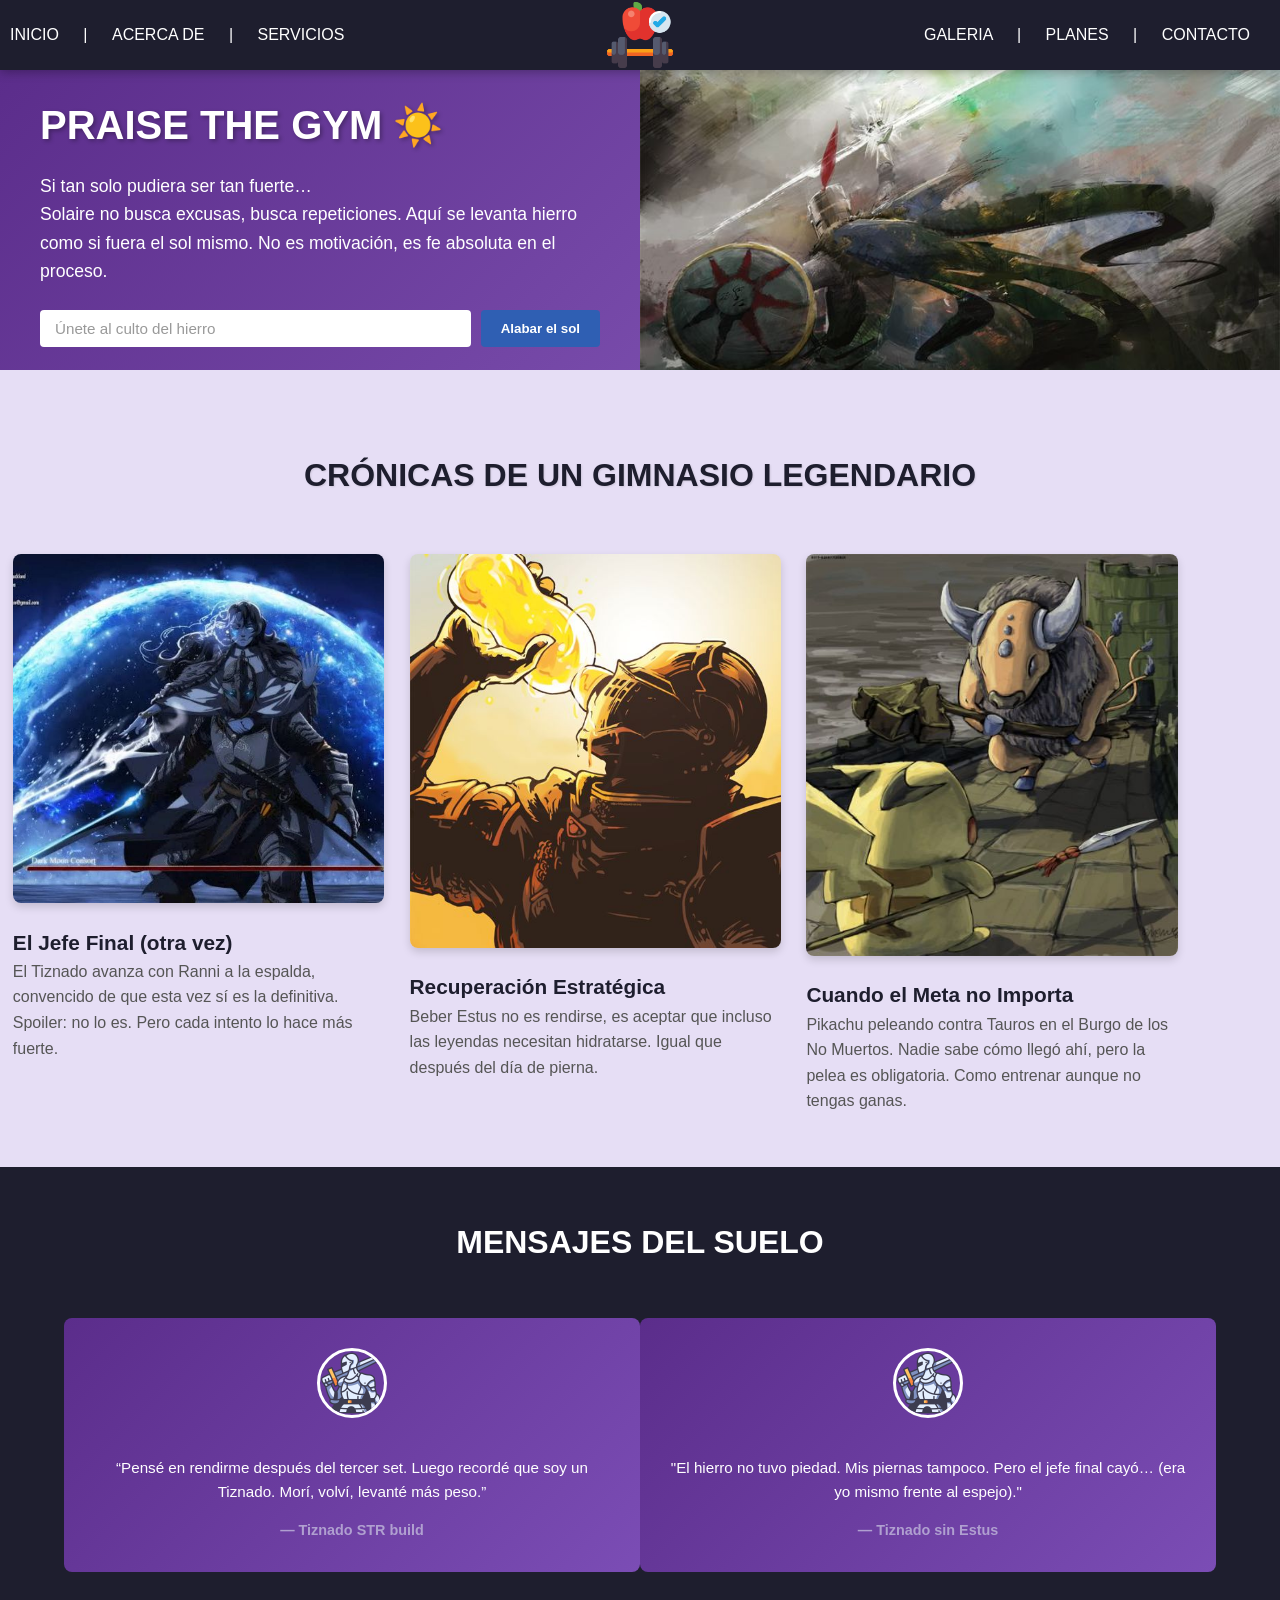
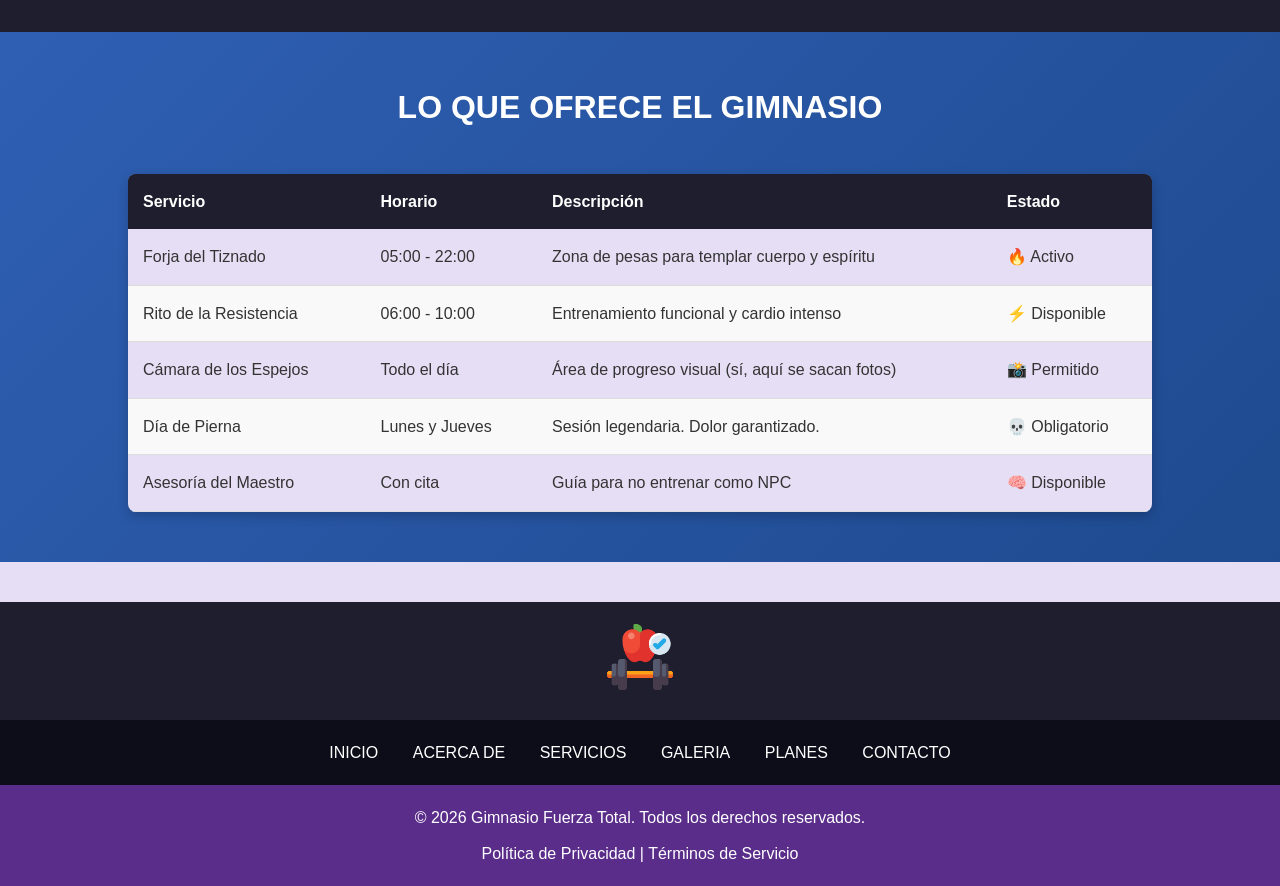
<file: index.html>
<!DOCTYPE html>
<html lang="en">

<head>
  <meta charset="UTF-8">
  <meta name="viewport" content="width=device-width, initial-scale=1.0">
  <title>Inicio</title>
  <link rel="stylesheet" href="css/styles.css">
</head>

<body>

  <!-- MENU DE NAVEGACION -->
  <nav class="nav-container">

    <div class="nav-left">
      <ul class="nav1">
        <li><a href="index.html" class="nav-link-white"> INICIO </a></li>
        <li><a class="nav-link-white"> | </a></li>
        <li><a href="acerca-de.html" class="nav-link-white"> ACERCA DE </a></li>
        <li><a class="nav-link-white"> | </a></li>
        <li><a href="servicios.html" class="nav-link-white"> SERVICIOS </a></li>
      </ul>
    </div>

    <div class="nav-center">
      <img src="img/pesa.png" alt="logo" class="logo">
    </div>

    <div class="nav-right">
      <ul class="nav2">
        <li><a href="galeria.html" class="nav-link-white"> GALERIA </a></li>
        <li><a class="nav-link-white"> | </a></li>
        <li><a href="planes.html" class="nav-link-white"> PLANES </a></li>
        <li><a class="nav-link-white"> | </a></li>
        <li><a href="contacto.html" class="nav-link-white"> CONTACTO </a></li>
      </ul>
    </div>

  </nav>

  <!-- BANNER -->
  <header class="header">

    <!-- TEXTO -->
    <div class="header-text">
      <h1>
        PRAISE THE GYM ☀️
      </h1>
      <p>
        Si tan solo pudiera ser tan fuerte…<br>
        Solaire no busca excusas, busca repeticiones.
        Aquí se levanta hierro como si fuera el sol mismo.
        No es motivación, es fe absoluta en el proceso.
      </p>
      <form>
        <input type="text" placeholder="Únete al culto del hierro" required class="header-input">
        <button class="header-button">
          Alabar el sol
        </button>
      </form>
    </div>

    <!-- IMAGEN -->
    <div class="header-image">
      <img src="img/solarierelampago.jpeg" alt="Solaire con escudo y relámpago">
    </div>

    <div class="clear"></div>

  </header>

  <!-- CONTENIDO PRINCIPAL -->
  <main>

    <!-- MEJORES FOTOGRAFIAS -->
    <section class="photo-section">

      <h2>
        CRÓNICAS DE UN GIMNASIO LEGENDARIO
      </h2>

      <div class="photo-card">
        <img src="img/youarefinalbos.jpeg" alt="Tiznado Final Boss">
        <h3>El Jefe Final (otra vez)</h3>
        <p>
          El Tiznado avanza con Ranni a la espalda,
          convencido de que esta vez sí es la definitiva.
          Spoiler: no lo es.
          Pero cada intento lo hace más fuerte.
        </p>
      </div>

      <div class="photo-card">
        <img src="img/estuds.jpeg" alt="Recuperación Estratégica">
        <h3>Recuperación Estratégica</h3>
        <p>
          Beber Estus no es rendirse,
          es aceptar que incluso las leyendas
          necesitan hidratarse.
          Igual que después del día de pierna.
        </p>
      </div>

      <div class="photo-card">
        <img src="img/picachuvstauro.jpeg" alt="Pikachu vs Tauros">
        <h3>Cuando el Meta no Importa</h3>
        <p>
          Pikachu peleando contra Tauros
          en el Burgo de los No Muertos.
          Nadie sabe cómo llegó ahí,
          pero la pelea es obligatoria.
          Como entrenar aunque no tengas ganas.
        </p>
      </div>

    </section>

    <!-- TESTIMONIOS -->
    <section class="testimonial-section">

      <h2>
        MENSAJES DEL SUELO
      </h2>

      <div class="testimonial-container">

        <!-- TESTIMONIO 1 -->
        <div class="testimonial-card">
          <img src="img/caballero.png" alt="Caballero"><br>
          <p>
            “Pensé en rendirme después del tercer set.
            Luego recordé que soy un Tiznado.
            Morí, volví, levanté más peso.”
          </p>
          <h4>— Tiznado STR build</h4>
        </div>

        <!-- TESTIMONIO 2 -->
        <div class="testimonial-card">
          <img src="img/caballero.png" alt="Caballero"><br>
          <p>
            "El hierro no tuvo piedad.
            Mis piernas tampoco.
            Pero el jefe final cayó…
            (era yo mismo frente al espejo)."
          </p>
          <h4>— Tiznado sin Estus</h4>
        </div>

        <div class="clear"></div>
      </div>

    </section>

      <!-- SERVICIOS DEL GYM -->
      <section class="services-home-section">

        <h2>
          LO QUE OFRECE EL GIMNASIO
        </h2>

        <table class="services-table">
          <thead>
            <tr>
              <th>Servicio</th>
              <th>Horario</th>
              <th>Descripción</th>
              <th>Estado</th>
            </tr>
          </thead>
          <tbody>
            <tr>
              <td>Forja del Tiznado</td>
              <td>05:00 - 22:00</td>
              <td>Zona de pesas para templar cuerpo y espíritu</td>
              <td>🔥 Activo</td>
            </tr>

            <tr>
              <td>Rito de la Resistencia</td>
              <td>06:00 - 10:00</td>
              <td>Entrenamiento funcional y cardio intenso</td>
              <td>⚡ Disponible</td>
            </tr>

            <tr>
              <td>Cámara de los Espejos</td>
              <td>Todo el día</td>
              <td>Área de progreso visual (sí, aquí se sacan fotos)</td>
              <td>📸 Permitido</td>
            </tr>

            <tr>
              <td>Día de Pierna</td>
              <td>Lunes y Jueves</td>
              <td>Sesión legendaria. Dolor garantizado.</td>
              <td>💀 Obligatorio</td>
            </tr>

            <tr>
              <td>Asesoría del Maestro</td>
              <td>Con cita</td>
              <td>Guía para no entrenar como NPC</td>
              <td>🧠 Disponible</td>
            </tr>
          </tbody>
        </table>

      </section>

    </main>

  <!-- FOOTER -->
  <footer>
    <div class="footer-content">
      <img src="img/pesa.png" alt="logo" class="logo">
    </div>

    <nav class="footer-nav">
      <ul>
        <li><a href="index.html" class="nav-link-footer">INICIO</a></li>
        <li><a href="acerca-de.html" class="nav-link-footer">ACERCA DE</a></li>
        <li><a href="servicios.html" class="nav-link-footer">SERVICIOS</a></li>
        <li><a href="galeria.html" class="nav-link-footer">GALERIA</a></li>
        <li><a href="planes.html" class="nav-link-footer">PLANES</a></li>
        <li><a href="contacto.html" class="nav-link-footer">CONTACTO</a></li>
      </ul>
    </nav>

    <div class="footer-bottom">
      <p>&copy; 2026 Gimnasio Fuerza Total. Todos los derechos reservados.</p>
      <a href="#" class="nav-link-footer">Política de Privacidad</a> |
      <a href="#" class="nav-link-footer">Términos de Servicio</a>
    </div>

  </footer>

</body>

</html>
</file>
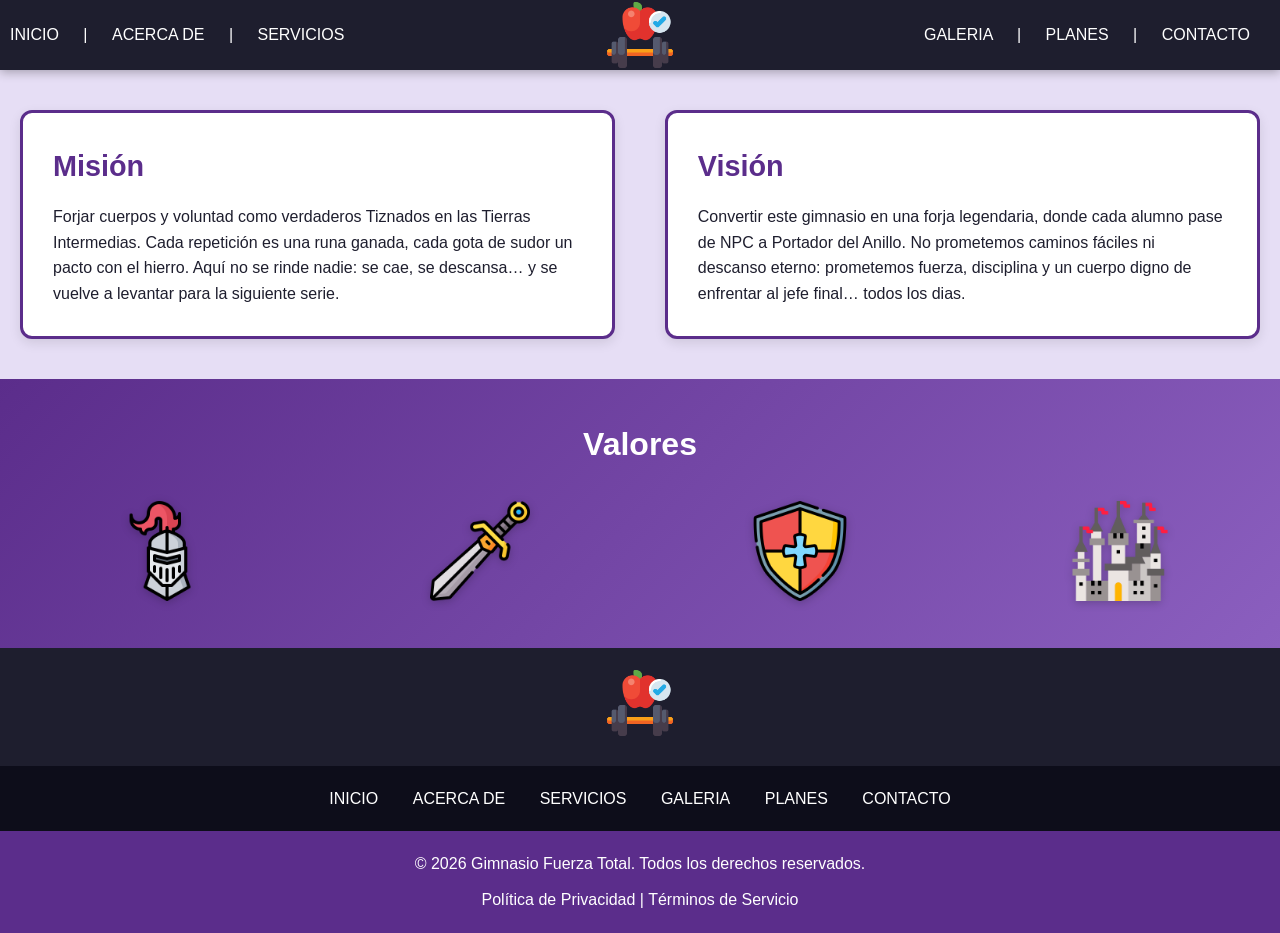
<file: acerca-de.html>
<!DOCTYPE html>
<html lang="en">

<head>
  <meta charset="UTF-8">
  <meta name="viewport" content="width=device-width, initial-scale=1.0">
  <title>Document</title>
  <link rel="stylesheet" href="css/styles.css">
</head>

<body>

  <!-- MENU DE NAVEGACION -->
  <nav class="nav-container">

    <div class="nav-left">
      <ul class="nav1">
        <li><a href="index.html" class="nav-link-white"> INICIO </a></li>
        <li><a class="nav-link-white"> | </a></li>
        <li><a href="acerca-de.html" class="nav-link-white"> ACERCA DE </a></li>
        <li><a class="nav-link-white"> | </a></li>
        <li><a href="servicios.html" class="nav-link-white"> SERVICIOS </a></li>
      </ul>
    </div>

    <div class="nav-center">
      <img src="img/pesa.png" alt="logo" class="logo">
    </div>

    <div class="nav-right">
      <ul class="nav2">
        <li><a href="galeria.html" class="nav-link-white"> GALERIA </a></li>
        <li><a class="nav-link-white"> | </a></li>
        <li><a href="planes.html" class="nav-link-white"> PLANES </a></li>
        <li><a class="nav-link-white"> | </a></li>
        <li><a href="contacto.html" class="nav-link-white"> CONTACTO </a></li>
      </ul>
    </div>

  </nav>

  <!-- MISION / VISION -->
  <section class="about-section">

    <!-- MISION -->
    <div class="about-card about-card-left">
      <h1>Misión</h1>
      <p>
        Forjar cuerpos y voluntad como verdaderos Tiznados en las Tierras Intermedias.
        Cada repetición es una runa ganada, cada gota de sudor un pacto con el hierro.
        Aquí no se rinde nadie: se cae, se descansa… y se vuelve a levantar para la siguiente serie.
      </p>
    </div>

    <!-- VISION -->
    <div class="about-card about-card-right">
      <h1>Visión</h1>
      <p>
        Convertir este gimnasio en una forja legendaria, donde cada alumno pase de NPC
        a Portador del Anillo.
        No prometemos caminos fáciles ni descanso eterno:
        prometemos fuerza, disciplina y un cuerpo digno de enfrentar al jefe final… todos los dias.
      </p>
    </div>
    <div class="clear"></div>
  </section>

  <!-- VALORES -->
  <section class="values-section">

    <h1>Valores</h1>

    <div class="values-icon">
      <img src="img/casco.png" alt="Casco">
    </div>
    <div class="values-icon">
      <img src="img/espada.png" alt="Espada">
    </div>
    <div class="values-icon">
      <img src="img/escudo.png" alt="Escudo">
    </div>
    <div class="values-icon">
      <img src="img/castillo.png" alt="Castillo">
    </div>
    <div class="clear"></div>

  </section>

  <footer>

    <div class="footer-content">
      <img src="img/pesa.png" alt="logo" class="logo">
    </div>

    <nav class="footer-nav">
      <ul>
        <li><a href="index.html" class="nav-link-footer">INICIO</a></li>
        <li><a href="acerca-de.html" class="nav-link-footer">ACERCA DE</a></li>
        <li><a href="servicios.html" class="nav-link-footer">SERVICIOS</a></li>
        <li><a href="galeria.html" class="nav-link-footer">GALERIA</a></li>
        <li><a href="planes.html" class="nav-link-footer">PLANES</a></li>
        <li><a href="contacto.html" class="nav-link-footer">CONTACTO</a></li>
      </ul>
    </nav>

    <div class="footer-bottom">
      <p>&copy; 2026 Gimnasio Fuerza Total. Todos los derechos reservados.</p>
      <a href="#" class="nav-link-footer">Política de Privacidad</a> |
      <a href="#" class="nav-link-footer">Términos de Servicio</a>
    </div>

  </footer>

</body>

</html>
</file>
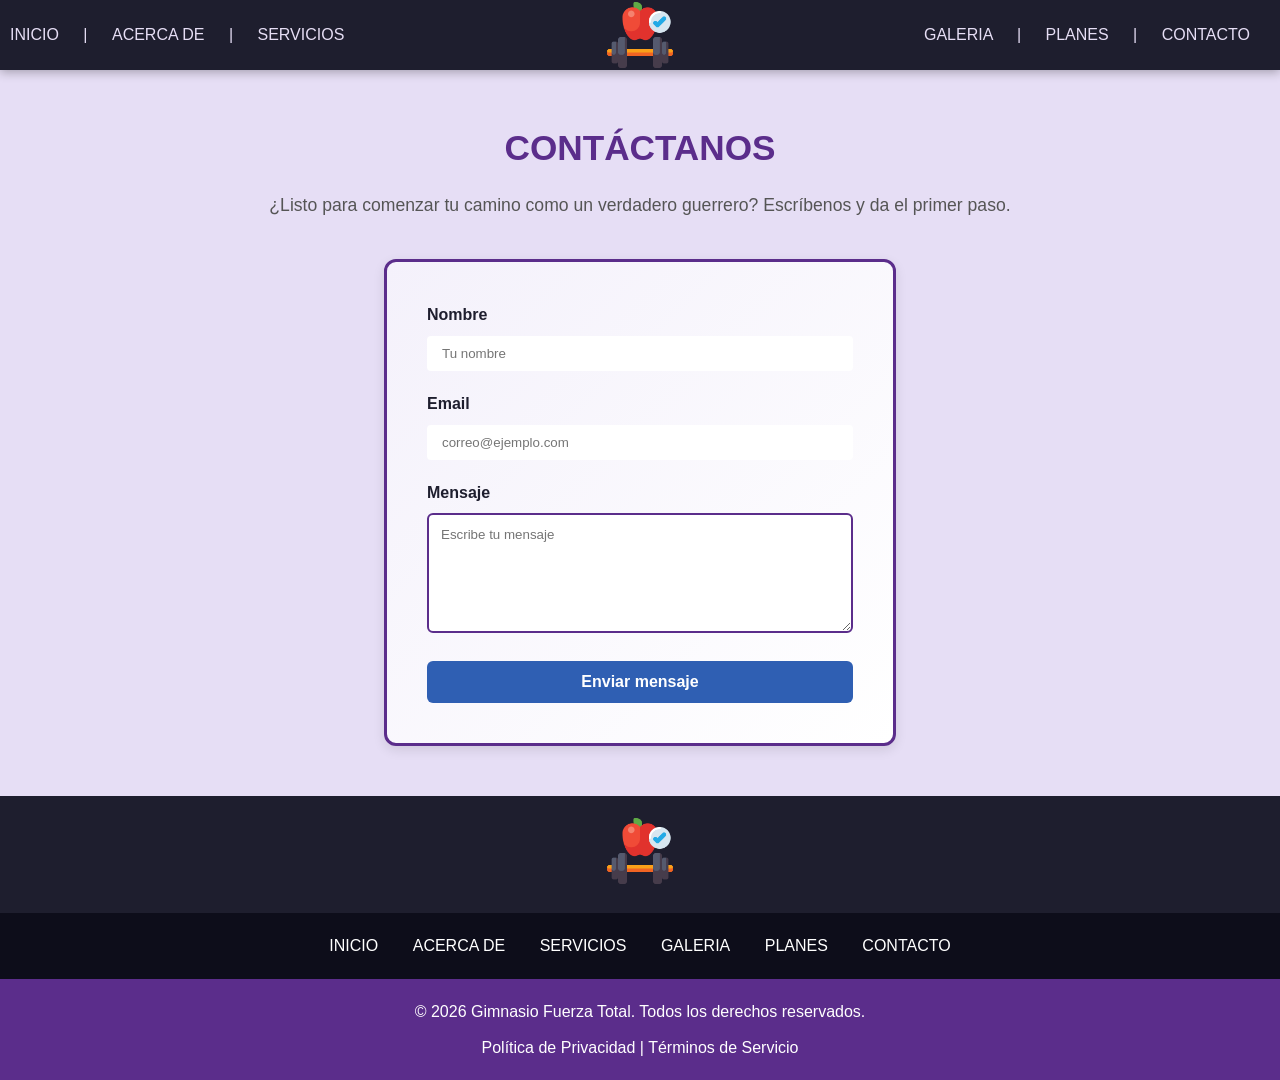
<file: contacto.html>
<!DOCTYPE html>
<html lang="en">

<head>
  <meta charset="UTF-8">
  <meta name="viewport" content="width=device-width, initial-scale=1.0">
  <title>Contacto</title>
  <link rel="stylesheet" href="css/styles.css">
</head>

<body>

  <!-- MENU DE NAVEGACION -->
  <nav class="nav-container">

    <div class="nav-left">
      <ul class="nav1">
        <li><a href="index.html" class="nav-link-light"> INICIO </a></li>
        <li><a class="nav-link-light"> | </a></li>
        <li><a href="acerca-de.html" class="nav-link-light"> ACERCA DE </a></li>
        <li><a class="nav-link-light"> | </a></li>
        <li><a href="servicios.html" class="nav-link-light"> SERVICIOS </a></li>
      </ul>
    </div>

    <div class="nav-center">
      <img src="img/pesa.png" alt="logo" class="logo">
    </div>

    <div class="nav-right">
      <ul class="nav2">
        <li><a href="galeria.html" class="nav-link-light"> GALERIA </a></li>
        <li><a class="nav-link-light"> | </a></li>
        <li><a href="planes.html" class="nav-link-light"> PLANES </a></li>
        <li><a class="nav-link-light"> | </a></li>
        <li><a href="contacto.html" class="nav-link-light"> CONTACTO </a></li>
      </ul>
    </div>

  </nav>

  <!-- CONTACTO -->
  <section class="contact-section">

    <h1>CONTÁCTANOS</h1>
    <p>
      ¿Listo para comenzar tu camino como un verdadero guerrero?
      Escríbenos y da el primer paso.
    </p>

    <div class="contact-form">

      <form>

        <label for="nombre">Nombre</label>
        <input type="text" id="nombre" placeholder="Tu nombre" required>

        <label for="email">Email</label>
        <input type="email" id="email" placeholder="correo@ejemplo.com" required>

        <label for="mensaje">Mensaje</label>
        <textarea id="mensaje" placeholder="Escribe tu mensaje" required></textarea>

        <button type="submit">Enviar mensaje</button>

      </form>

    </div>

  </section>

  <!-- FOOTER -->
  <footer>

    <div class="footer-content">
      <img src="img/pesa.png" alt="logo" class="logo">
    </div>

    <nav class="footer-nav">
      <ul>
        <li><a href="index.html" class="nav-link-footer">INICIO</a></li>
        <li><a href="acerca-de.html" class="nav-link-footer">ACERCA DE</a></li>
        <li><a href="servicios.html" class="nav-link-footer">SERVICIOS</a></li>
        <li><a href="galeria.html" class="nav-link-footer">GALERIA</a></li>
        <li><a href="planes.html" class="nav-link-footer">PLANES</a></li>
        <li><a href="contacto.html" class="nav-link-footer">CONTACTO</a></li>
      </ul>
    </nav>

    <div class="footer-bottom">
      <p>&copy; 2026 Gimnasio Fuerza Total. Todos los derechos reservados.</p>
      <a href="#" class="nav-link-footer">Política de Privacidad</a> |
      <a href="#" class="nav-link-footer">Términos de Servicio</a>
    </div>

  </footer>

</body>

</html>
</html>
</file>
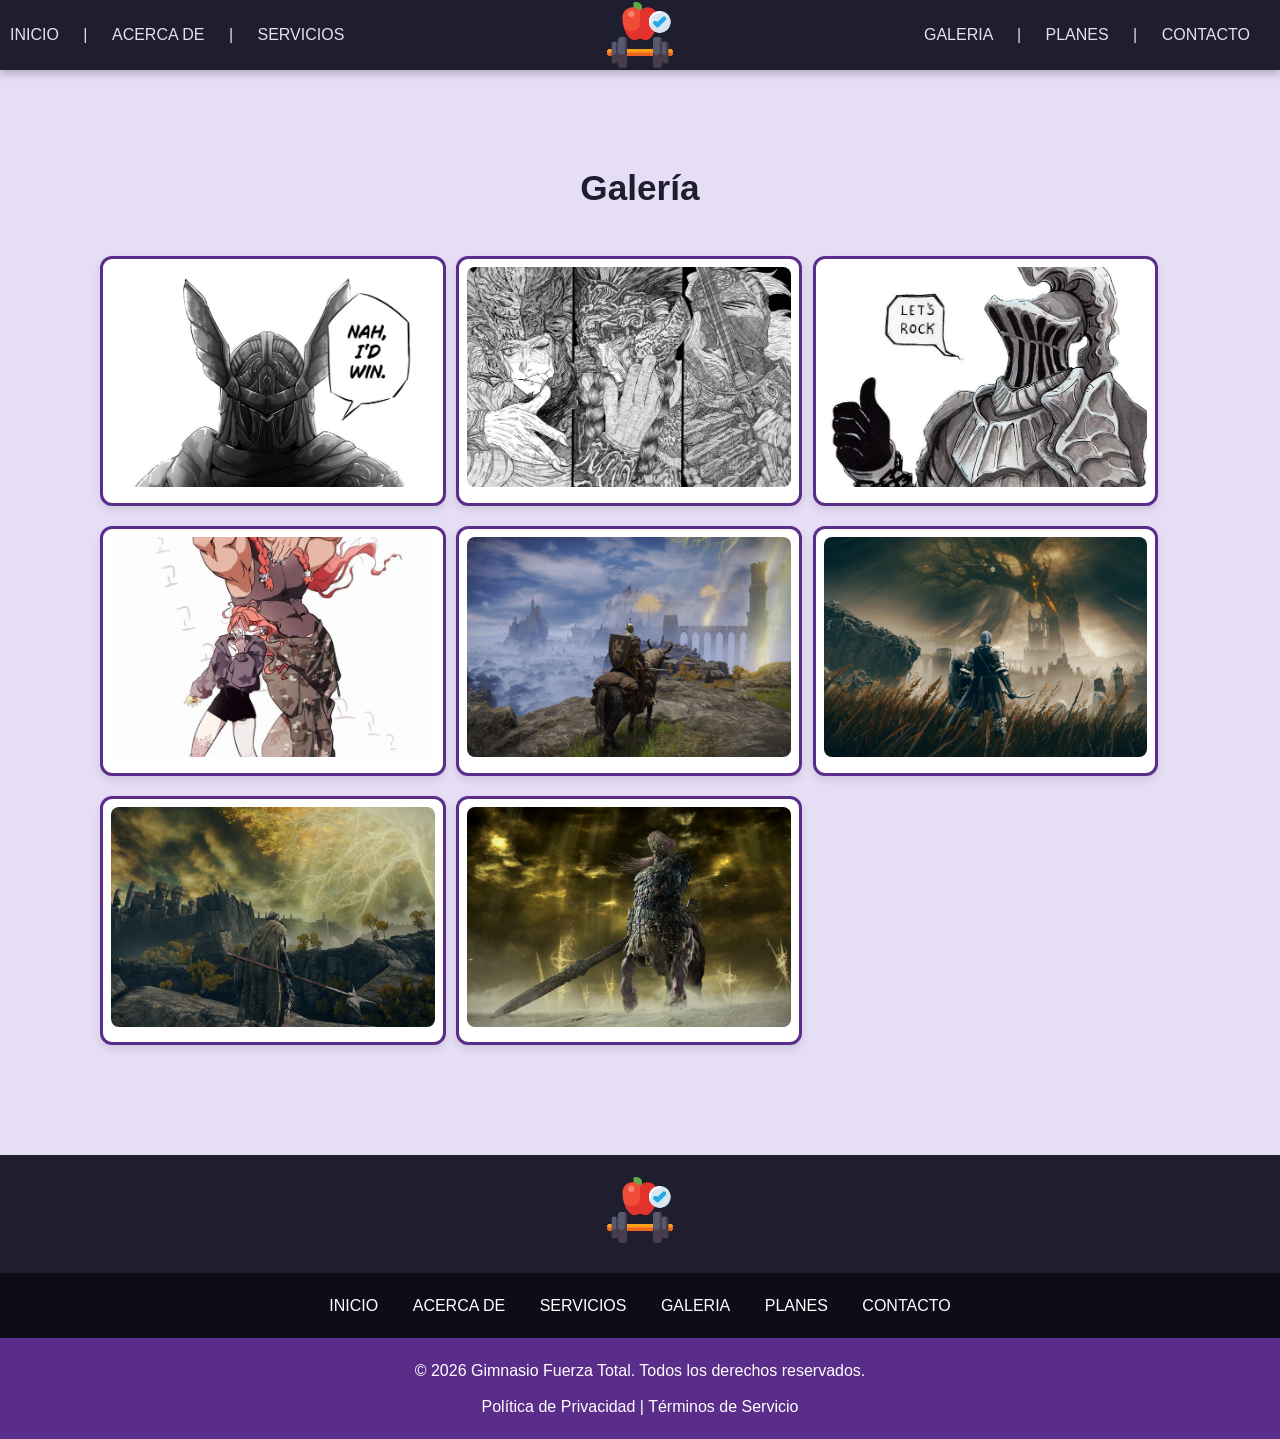
<file: galeria.html>
<!DOCTYPE html>
<html lang="en">

<head>
  <meta charset="UTF-8">
  <meta name="viewport" content="width=device-width, initial-scale=1.0">
  <title>Document</title>
  <link rel="stylesheet" href="css/styles.css">
</head>

<body>

  <!-- MENU DE NAVEGACION -->
  <nav class="nav-container">

    <div class="nav-left">
      <ul class="nav1">
        <li><a href="index.html" class="nav-link-light"> INICIO </a></li>
        <li><a class="nav-link-light"> | </a></li>
        <li><a href="acerca-de.html" class="nav-link-light"> ACERCA DE </a></li>
        <li><a class="nav-link-light"> | </a></li>
        <li><a href="servicios.html" class="nav-link-light"> SERVICIOS </a></li>
      </ul>
    </div>

    <div class="nav-center">
      <img src="img/pesa.png" alt="logo" class="logo">
    </div>

    <div class="nav-right">
      <ul class="nav2">
        <li><a href="galeria.html" class="nav-link-light"> GALERIA </a></li>
        <li><a class="nav-link-light"> | </a></li>
        <li><a href="planes.html" class="nav-link-light"> PLANES </a></li>
        <li><a class="nav-link-light"> | </a></li>
        <li><a href="contacto.html" class="nav-link-light"> CONTACTO </a></li>
      </ul>
    </div>

  </nav>

  <main>
  <!-- GALERIA -->
  <section class="gallery-section">

    <h1>
      Galería
    </h1>

    <!-- CONTENEDOR -->
    <section class="gallery-container">

      <!-- IMAGEN 1 -->
      <section class="gallery-item">
        <img src="img/nah i'd win.jpeg" alt="Nah, I'd Win">
      </section>

      <!-- IMAGEN 2 -->
      <section class="gallery-item">
        <img src="img/120.jpeg" alt="120% Training">
      </section>

      <!-- IMAGEN 3 -->
      <section class="gallery-item">
        <img src="img/havelaprove.jpeg" alt="Havel Approves">
      </section>

      <!-- IMAGEN 4 -->
      <section class="gallery-item">
        <img src="img/jojoreference.jpeg" alt="JoJo Reference">
      </section>

      <!-- IMAGEN 5 -->
      <section class="gallery-item">
        <img src="img/mejor-foto1.jpg" alt="Gym Photo 1">
      </section>

      <!-- IMAGEN 6 -->
      <section class="gallery-item">
        <img src="img/mejor-foto2.png" alt="Gym Photo 2">
      </section>

      <!-- IMAGEN 7 -->
      <section class="gallery-item">
        <img src="img/mejor-foto3.jpg" alt="Gym Photo 3">
      </section>

      <!-- IMAGEN 8 -->
      <section class="gallery-item">
        <img src="img/foto-banner.jpg" alt="Gym Banner">
      </section>

      <div class="clear"></div>

    </section>

  </section>
  </main>

  <!-- FOOTER -->
  <footer>

    <div class="footer-content">
      <img src="img/pesa.png" alt="logo" class="logo">
    </div>

    <nav class="footer-nav">
      <ul>
        <li><a href="index.html" class="nav-link-footer">INICIO</a></li>
        <li><a href="acerca-de.html" class="nav-link-footer">ACERCA DE</a></li>
        <li><a href="servicios.html" class="nav-link-footer">SERVICIOS</a></li>
        <li><a href="galeria.html" class="nav-link-footer">GALERIA</a></li>
        <li><a href="planes.html" class="nav-link-footer">PLANES</a></li>
        <li><a href="contacto.html" class="nav-link-footer">CONTACTO</a></li>
      </ul>
    </nav>

    <div class="footer-bottom">
      <p>&copy; 2026 Gimnasio Fuerza Total. Todos los derechos reservados.</p>
      <a href="#" class="nav-link-footer">Política de Privacidad</a> |
      <a href="#" class="nav-link-footer">Términos de Servicio</a>
    </div>

  </footer>

</body>

</html>
</file>
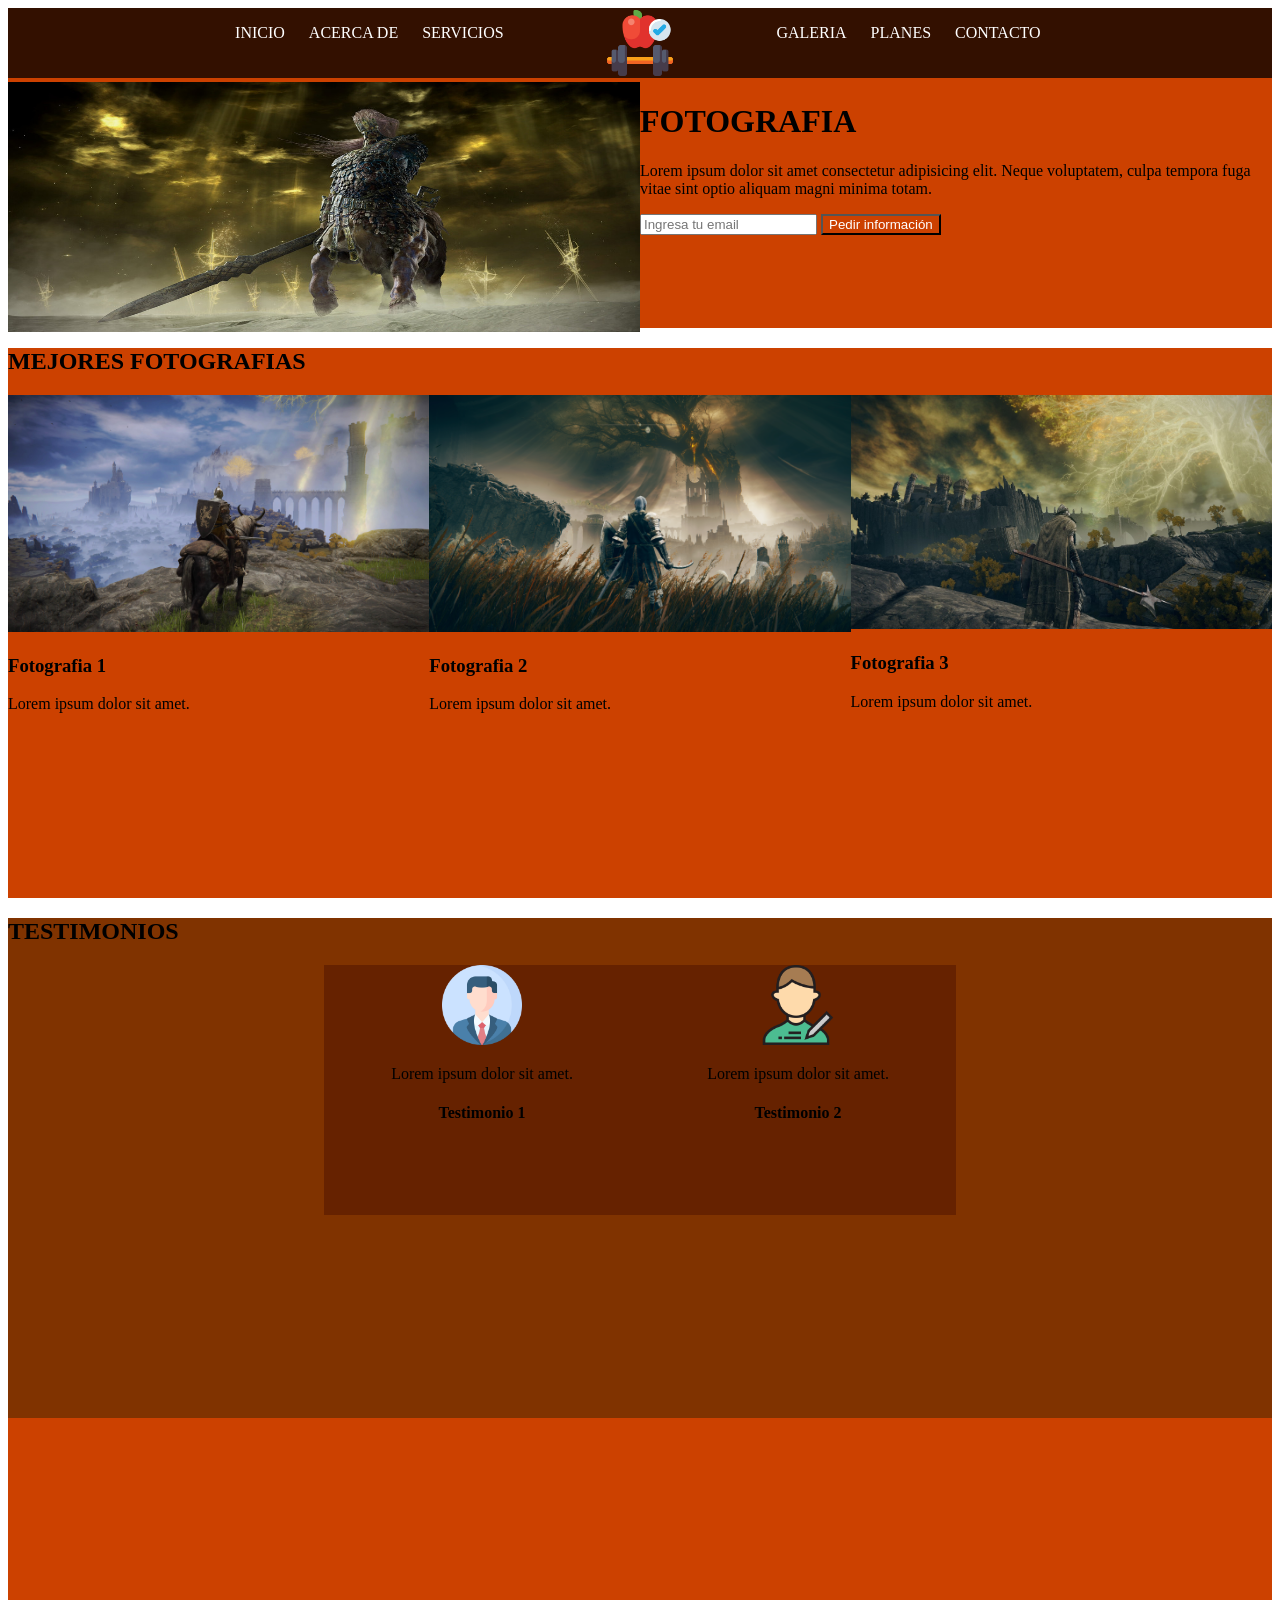
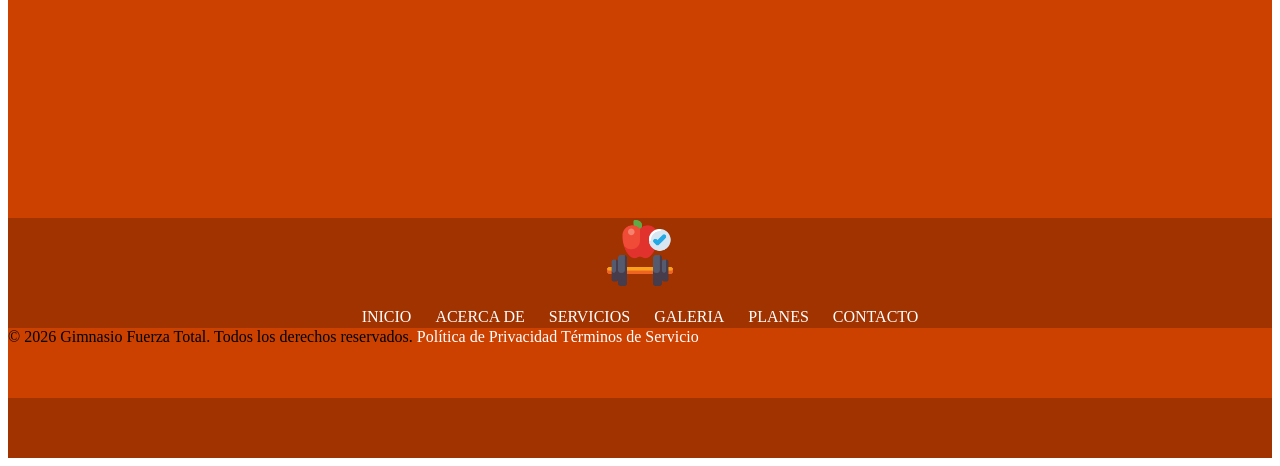
<file: index3.html>
<!DOCTYPE html>
<html lang="en">

<head>
  <meta charset="UTF-8">
  <meta name="viewport" content="width=device-width, initial-scale=1.0">
  <title>Inicio</title>

  <style>
    a {
      color: white;
      text-decoration: none;
    }

    ul {
      list-style: none;
      padding: 0;
    }

    li {
      display: inline;
      margin: 0 10px;
    }

    .nav1 {
      text-align: right;
    }

    .nav2 {
      text-align: left;
    }
  </style>
</head>

<body>

  <!-- MENU DE NAVEGACION -->
  <nav style="background-color:#331000; width:100%; height:70px;">

    <!-- CONTENEDOR 1 -->
    <div style="width:40%; float:left;">
      <ul class="nav1">
        <li><a href="#">INICIO</a></li>
        <li><a href="acerca-de.html">ACERCA DE</a></li>
        <li><a href="#">SERVICIOS</a></li>
      </ul>
    </div>

    <!-- CONTENEDOR 2 -->
    <div style="width:20%; float:left; text-align:center;">
      <img src="img/pesa.png       " alt="logo" style="width:70px;">
    </div>

    <!-- CONTENEDOR 3 -->
    <div style="width:40%; float:left;">
      <ul class="nav2">
        <li><a href="#">GALERIA</a></li>
        <li><a href="#">PLANES</a></li>
        <li><a href="#">CONTACTO</a></li>
      </ul>
    </div>

  </nav>

  <!-- BANNER CON BOTON CTA -->
  <header style="background-color:#CC4100; width:100%; height:250px;">

    <!-- CONTENIDO TEXTO -->
    <div style="width:50%; height:250px; float:right;">
      <h1>FOTOGRAFIA</h1>
      <p>
        Lorem ipsum dolor sit amet consectetur adipisicing elit. Neque voluptatem,
        culpa tempora fuga vitae sint optio aliquam magni minima totam.
      </p>
      <form>
        <input type="text" placeholder="Ingresa tu email" required>
        <button style="background-color:#CC4100; color:white;">
          Pedir información
        </button>
      </form>
    </div>

    <!-- CONTENIDO IMAGEN -->
    <div style="width:50%; height:250px; float:left;">
      <img src="img/foto-banner.jpg" alt="foto banner" style="width:100%; height:250px;">
    </div>

  </header>

  <!-- CONTENIDO PRINCIPAL -->
  <main style="width:100%; height:auto;">

    <!-- SECCION MEJORES FOTOGRAFIAS -->
    <section style="background-color:#CC4100; width:100%; height:550px;">
      <h2>MEJORES FOTOGRAFIAS</h2>

      <div style="width:33.33%; float:left;">
        <img src="img/mejor-foto1.jpg" style="width:100%;">
        <h3>Fotografia 1</h3>
        <p>Lorem ipsum dolor sit amet.</p>
      </div>

      <div style="width:33.33%; float:left;">
        <img src="img/mejor-foto2.png" style="width:100%;">
        <h3>Fotografia 2</h3>
        <p>Lorem ipsum dolor sit amet.</p>
      </div>

      <div style="width:33.33%; float:left;">
        <img src="img/mejor-foto3.jpg" style="width:100%;">
        <h3>Fotografia 3</h3>
        <p>Lorem ipsum dolor sit amet.</p>
      </div>
    </section>

    <!-- SECCION TESTIMONIOS -->
    <section style="background-color:#803300; width:100%; height:500px;">
      <h2>TESTIMONIOS</h2>

      <div style="width:25%; float:left; height:250px;"></div>

      <div style="width:25%; float:left; height:250px; background-color:#662200; text-align:center;">
        <img src="img/perfil.png" style="width:80px;">
        <p>Lorem ipsum dolor sit amet.</p>
        <h4>Testimonio 1</h4>
      </div>

      <div style="width:25%; float:left; height:250px; background-color:#662200; text-align:center;">
        <img src="img/usuario.png" style="width:80px;">
        <p>Lorem ipsum dolor sit amet.</p>
        <h4>Testimonio 2</h4>
      </div>

      <div style="width:25%; float:left; height:250px;"></div>
    </section>

    <!-- SECCION MI AGENDA -->
    <section style="background-color:#CC4100; width:100%; height:400px;">
    </section>

  </main>

  <!-- PIE DE PAGINA -->
  <footer style="background-color: #a03300; width:100%; height:240px;">
    <div>
        <div style="text-align:center;">
            <img src="img/pesa.png" alt="logo" style="width:70px;">
        </div>
        <nav style="width:100%; height: 20px;">
            <ul class="nav1" style="text-align: center;">
                <li><a href="index3.html">INICIO</a></li>
                <li><a href="#">ACERCA DE</a></li>
                <li><a href="#">SERVICIOS</a></li>
                <li><a href="#">GALERIA</a></li>
                <li><a href="#">PLANES</a></li>
                <li><a href="#">CONTACTO</a></li>
            </ul>
        </nav>
    </div>
    <div style="background-color: #CC4100; height: 70px;">
        <p style="display: inline;">&copy; 2026 Gimnasio Fuerza Total. Todos los derechos reservados.</p>   
        <a href="#">Política de Privacidad</a>
        <a href="#">Términos de Servicio</a>
    </div>
</footer>

</body>

</html>
</file>
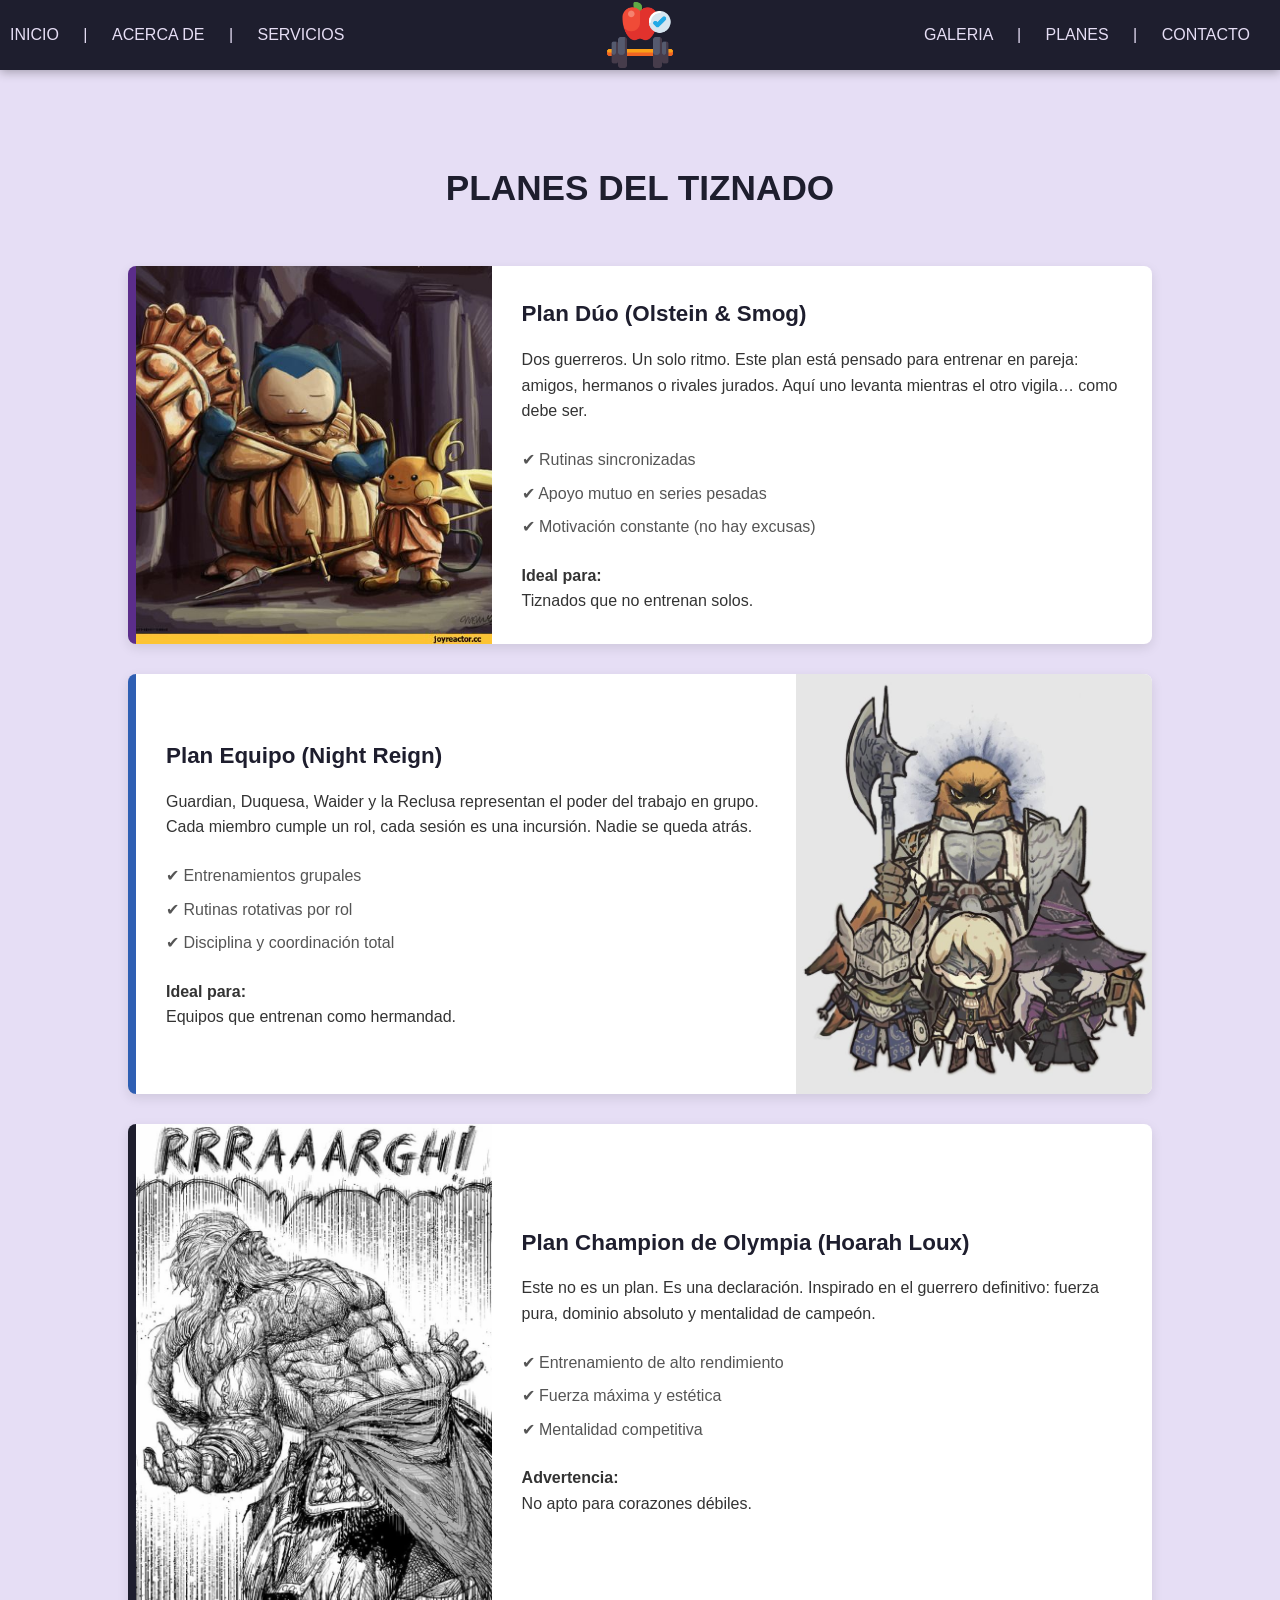
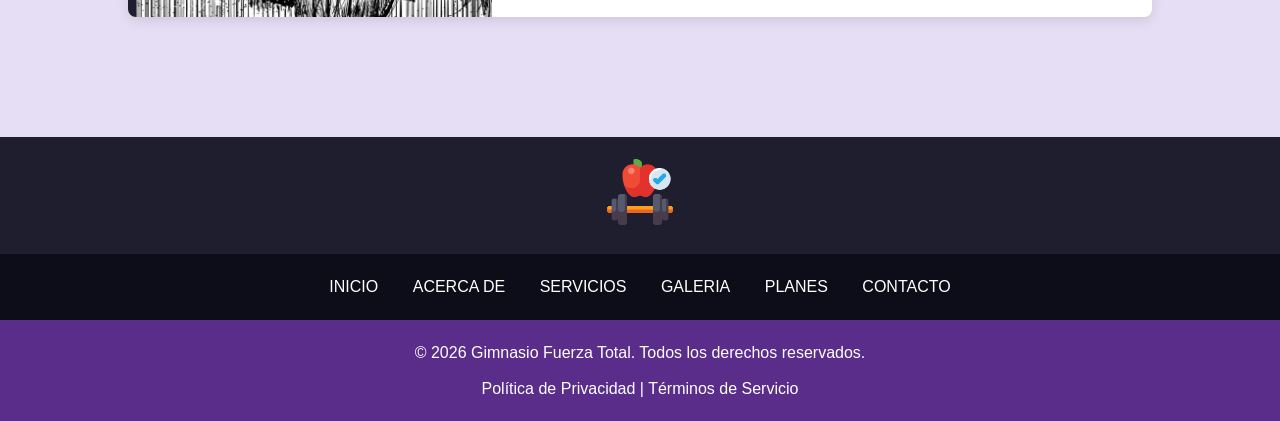
<file: planes.html>
<!DOCTYPE html>
<html lang="en">

<head>
  <meta charset="UTF-8">
  <meta name="viewport" content="width=device-width, initial-scale=1.0">
  <title>Document</title>
  <link rel="stylesheet" href="css/styles.css">
</head>

<body>

  <!-- MENU DE NAVEGACION -->
  <nav class="nav-container">

    <div class="nav-left">
      <ul class="nav1">
        <li><a href="index.html" class="nav-link-light"> INICIO </a></li>
        <li><a class="nav-link-light"> | </a></li>
        <li><a href="acerca-de.html" class="nav-link-light"> ACERCA DE </a></li>
        <li><a class="nav-link-light"> | </a></li>
        <li><a href="servicios.html" class="nav-link-light"> SERVICIOS </a></li>
      </ul>
    </div>

    <div class="nav-center">
      <img src="img/pesa.png" alt="logo" class="logo">
    </div>

    <div class="nav-right">
      <ul class="nav2">
        <li><a href="galeria.html" class="nav-link-light"> GALERIA </a></li>
        <li><a class="nav-link-light"> | </a></li>
        <li><a href="planes.html" class="nav-link-light"> PLANES </a></li>
        <li><a class="nav-link-light"> | </a></li>
        <li><a href="contacto.html" class="nav-link-light"> CONTACTO </a></li>
      </ul>
    </div>

  </nav>

  <main>
    <!-- PLANES DEL GIMNASIO -->
    <section class="plans-section">

      <h2>
        PLANES DEL TIZNADO
      </h2>

      <!-- PLAN DUO -->
      <article class="plan-card plan-card-duo">

        <div class="plan-card-image">
          <img src="img/snorlagyranchu.jpeg" alt="Plan Dúo">
        </div>

        <div class="plan-card-content">
          <h3>Plan Dúo (Olstein & Smog)</h3>
          <p>
            Dos guerreros. Un solo ritmo. Este plan está pensado para entrenar en pareja:
            amigos, hermanos o rivales jurados.
            Aquí uno levanta mientras el otro vigila… como debe ser.
          </p>
          <ul>
            <li>✔ Rutinas sincronizadas</li>
            <li>✔ Apoyo mutuo en series pesadas</li>
            <li>✔ Motivación constante (no hay excusas)</li>
          </ul>
          <strong>Ideal para:</strong> Tiznados que no entrenan solos.
        </div>

        <div class="clear"></div>
      </article>

      <!-- PLAN EQUIPO -->
      <article class="plan-card plan-card-team">

        <div class="plan-card-content-left">
          <h3>Plan Equipo (Night Reign)</h3>
          <p>
            Guardian, Duquesa, Waider y la Reclusa representan el poder del trabajo en grupo.
            Cada miembro cumple un rol, cada sesión es una incursión.
            Nadie se queda atrás.
          </p>
          <ul>
            <li>✔ Entrenamientos grupales</li>
            <li>✔ Rutinas rotativas por rol</li>
            <li>✔ Disciplina y coordinación total</li>
          </ul>
          <strong>Ideal para:</strong> Equipos que entrenan como hermandad.
        </div>

        <div class="plan-card-image-right">
          <img src="img/nigthringh.jpeg" alt="Plan Equipo">
        </div>

        <div class="clear"></div>
      </article>

      <!-- PLAN CHAMPION -->
      <article class="plan-card plan-card-champion">

        <div class="plan-card-image">
          <img src="img/rrraargh.jpeg" alt="Plan Champion">
        </div>

        <div class="plan-card-content">
          <h3>Plan Champion de Olympia (Hoarah Loux)</h3>
          <p>
            Este no es un plan. Es una declaración.
            Inspirado en el guerrero definitivo: fuerza pura, dominio absoluto y mentalidad
            de campeón.
          </p>
          <ul>
            <li>✔ Entrenamiento de alto rendimiento</li>
            <li>✔ Fuerza máxima y estética</li>
            <li>✔ Mentalidad competitiva</li>
          </ul>
          <strong>Advertencia:</strong> No apto para corazones débiles.
        </div>

        <div class="clear"></div>
      </article>

    </section>
  </main>

  <!-- FOOTER -->
  <footer>

    <div class="footer-content">
      <img src="img/pesa.png" alt="logo" class="logo">
    </div>

    <nav class="footer-nav">
      <ul>
        <li><a href="index.html" class="nav-link-footer">INICIO</a></li>
        <li><a href="acerca-de.html" class="nav-link-footer">ACERCA DE</a></li>
        <li><a href="servicios.html" class="nav-link-footer">SERVICIOS</a></li>
        <li><a href="galeria.html" class="nav-link-footer">GALERIA</a></li>
        <li><a href="planes.html" class="nav-link-footer">PLANES</a></li>
        <li><a href="contacto.html" class="nav-link-footer">CONTACTO</a></li>
      </ul>
    </nav>

    <div class="footer-bottom">
      <p>&copy; 2026 Gimnasio Fuerza Total. Todos los derechos reservados.</p>
      <a href="#" class="nav-link-footer">Política de Privacidad</a> |
      <a href="#" class="nav-link-footer">Términos de Servicio</a>
    </div>

  </footer>

</body>

</html>
</file>
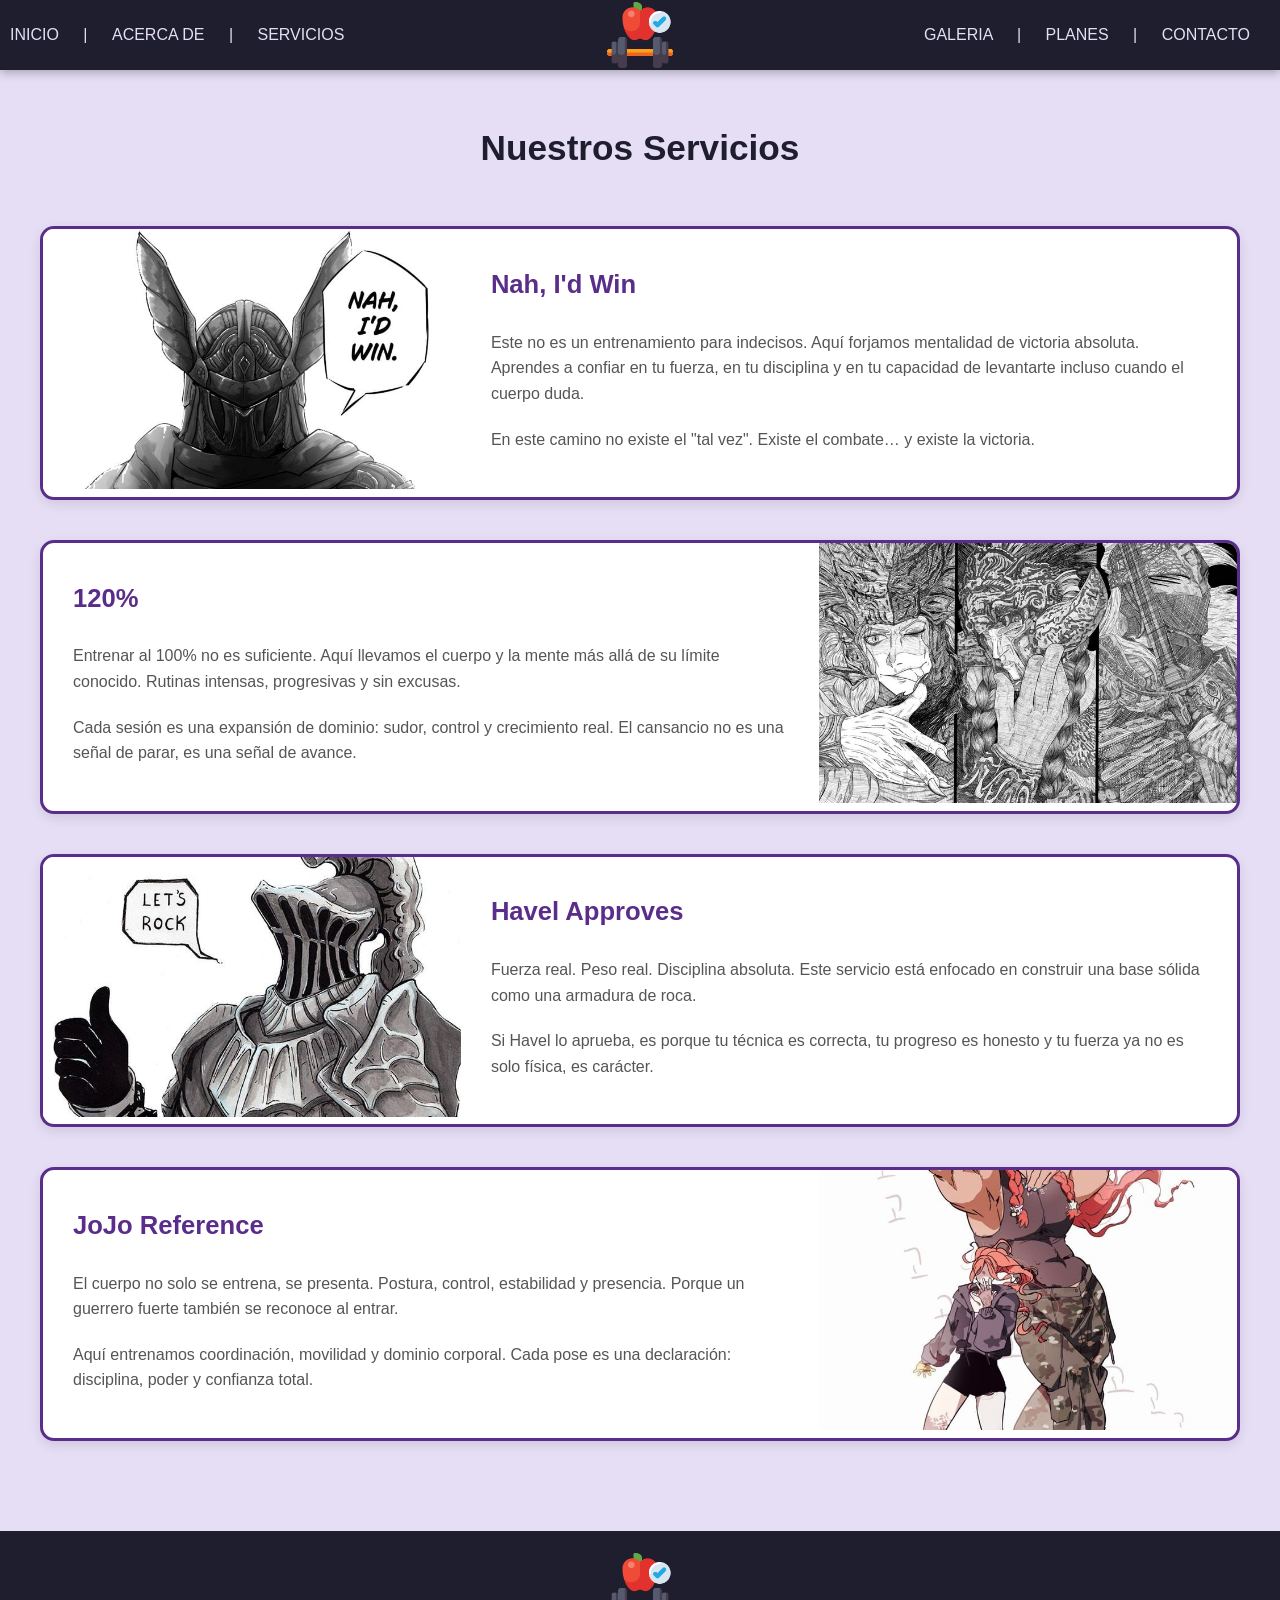
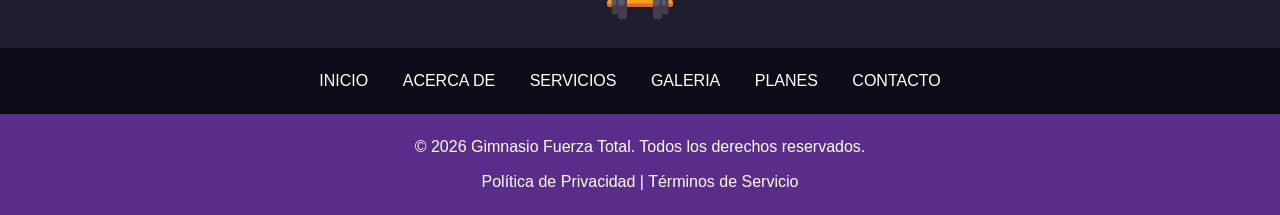
<file: servicios.html>
<!DOCTYPE html>
<html lang="en">

<head>
  <meta charset="UTF-8">
  <meta name="viewport" content="width=device-width, initial-scale=1.0">
  <title>Servicios</title>
  <link rel="stylesheet" href="css/styles.css">
</head>

<body>

  <!-- MENU DE NAVEGACION -->
  <nav class="nav-container">

    <div class="nav-left">
      <ul class="nav1">
        <li><a href="index.html" class="nav-link-light"> INICIO </a></li>
        <li><a class="nav-link-light"> | </a></li>
        <li><a href="acerca-de.html" class="nav-link-light"> ACERCA DE </a></li>
        <li><a class="nav-link-light"> | </a></li>
        <li><a href="servicios.html" class="nav-link-light"> SERVICIOS </a></li>
      </ul>
    </div>

    <div class="nav-center">
      <img src="img/pesa.png" alt="logo" class="logo">
    </div>

    <div class="nav-right">
      <ul class="nav2">
        <li><a href="galeria.html" class="nav-link-light"> GALERIA </a></li>
        <li><a class="nav-link-light"> | </a></li>
        <li><a href="planes.html" class="nav-link-light"> PLANES </a></li>
        <li><a class="nav-link-light"> | </a></li>
        <li><a href="contacto.html" class="nav-link-light"> CONTACTO </a></li>
      </ul>
    </div>

  </nav>

  <!-- SERVICIOS -->
<section class="services-section">

  <h1>
    Nuestros Servicios
  </h1>

  <!-- SERVICIO 1 -->
  <section class="service-card">
    <div class="service-card-image">
      <img src="img/nah i'd win.jpeg" alt="Nah, I'd Win Training">
    </div>
    <div class="service-card-content">
      <h2>Nah, I'd Win</h2>
      <p>
        Este no es un entrenamiento para indecisos.
        Aquí forjamos mentalidad de victoria absoluta.
        Aprendes a confiar en tu fuerza, en tu disciplina
        y en tu capacidad de levantarte incluso cuando el cuerpo duda.
      </p>
      <p>
        En este camino no existe el "tal vez".
        Existe el combate… y existe la victoria.
      </p>
    </div>
    <div class="clear"></div>
  </section>

  <!-- SERVICIO 2 -->
  <section class="service-card">
    <div class="service-card-content-left">
      <h2>120%</h2>
      <p>
        Entrenar al 100% no es suficiente.
        Aquí llevamos el cuerpo y la mente más allá de su límite conocido.
        Rutinas intensas, progresivas y sin excusas.
      </p>
      <p>
        Cada sesión es una expansión de dominio:
        sudor, control y crecimiento real.
        El cansancio no es una señal de parar, es una señal de avance.
      </p>
    </div>
    <div class="service-card-image-right">
      <img src="img/120.jpeg" alt="120% Training">
    </div>
    <div class="clear"></div>
  </section>

  <!-- SERVICIO 3 -->
  <section class="service-card">
    <div class="service-card-image">
      <img src="img/havelaprove.jpeg" alt="Havel Approves Training">
    </div>
    <div class="service-card-content">
      <h2>Havel Approves</h2>
      <p>
        Fuerza real. Peso real. Disciplina absoluta.
        Este servicio está enfocado en construir una base sólida
        como una armadura de roca.
      </p>
      <p>
        Si Havel lo aprueba, es porque tu técnica es correcta,
        tu progreso es honesto
        y tu fuerza ya no es solo física, es carácter.
      </p>
    </div>
    <div class="clear"></div>
  </section>

  <!-- SERVICIO 4 -->
  <section class="service-card">
    <div class="service-card-content-left">
      <h2>JoJo Reference</h2>
      <p>
        El cuerpo no solo se entrena, se presenta.
        Postura, control, estabilidad y presencia.
        Porque un guerrero fuerte también se reconoce al entrar.
      </p>
      <p>
        Aquí entrenamos coordinación, movilidad y dominio corporal.
        Cada pose es una declaración:
        disciplina, poder y confianza total.
      </p>
    </div>
    <div class="service-card-image-right">
      <img src="img/jojoreference.jpeg" alt="JoJo Reference Training">
    </div>
    <div class="clear"></div>
  </section>

</section>

  <!-- FOOTER -->
  <footer>

    <div class="footer-content">
      <img src="img/pesa.png" alt="logo" class="logo">
    </div>

    <nav class="footer-nav">
      <ul class="nav1" style="text-align:center;">
        <li><a href="index.html" class="nav-link-footer">INICIO</a></li>
        <li><a href="acerca-de.html" class="nav-link-footer">ACERCA DE</a></li>
        <li><a href="servicios.html" class="nav-link-footer">SERVICIOS</a></li>
        <li><a href="galeria.html" class="nav-link-footer">GALERIA</a></li>
        <li><a href="planes.html" class="nav-link-footer">PLANES</a></li>
        <li><a href="contacto.html" class="nav-link-footer">CONTACTO</a></li>
      </ul>
    </nav>

    <div class="footer-bottom">
      <p>&copy; 2026 Gimnasio Fuerza Total. Todos los derechos reservados.</p>
      <a href="#" class="nav-link-footer">Política de Privacidad</a> |
      <a href="#" class="nav-link-footer">Términos de Servicio</a>
    </div>

  </footer>

</body>

</html>
</file>
<file: css/styles.css>
/* ==================== RESET Y ESTILOS GLOBALES ==================== */
* {
  margin: 0;
  padding: 0;
  box-sizing: border-box;
}

html, body {
  height: 100%;
}

body {
  font-family: 'Segoe UI', Tahoma, Geneva, Verdana, sans-serif;
  line-height: 1.6;
  color: #333;
}

/* ==================== NAVEGACION ==================== */
a {
  text-decoration: none;
  transition: all 0.3s ease;
}

ul {
  list-style: none;
  padding: 0;
}

li {
  display: inline;
  margin: 0;
}

/* Estilos específicos para navbar */
a.nav-link-white {
  color: white;
  font-weight: 500;
  padding: 5px 10px;
  border-radius: 4px;
}

a.nav-link-white:hover {
  background-color: rgba(255, 255, 255, 0.1);
}

li.nav-item-default {
  margin: 0;
}

li.nav-item-spaced {
  margin: 0 10px;
}

.nav-container {
  background-color: #1e1e2e;
  width: 100%;
  height: 70px;
  display: flex;
  align-items: center;
  position: sticky;
  top: 0;
  z-index: 100;
  box-shadow: 0 2px 10px rgba(0, 0, 0, 0.3);
}

.nav-left {
  width: 40%;
  display: flex;
  align-items: center;
}

.nav-center {
  width: 20%;
  display: flex;
  justify-content: center;
  align-items: center;
}

.nav-right {
  width: 40%;
  display: flex;
  justify-content: flex-end;
  align-items: center;
  padding-right: 20px;
}

.nav1 {
  text-align: right;
  padding-right: 20px;
}

.nav2 {
  text-align: left;
}

/* Estilos específicos para otras páginas */
a.nav-link-light {
  color: #e6def5;
  text-decoration: none;
  font-weight: 500;
  padding: 5px 10px;
  border-radius: 4px;
}

a.nav-link-light:hover {
  background-color: rgba(230, 222, 245, 0.2);
}

a.nav-link-footer {
  color: white;
  text-decoration: none;
  transition: color 0.3s ease;
}

a.nav-link-footer:hover {
  color: #b0a0d0;
  text-decoration: underline;
}

/* ==================== HEADER / BANNER ==================== */
.header {
  background: linear-gradient(135deg, #5b2d8b 0%, #8b5fbf 100%);
  width: 100%;
  height: 300px;
  overflow: hidden;
  display: flex;
}

.header-text {
  width: 50%;
  height: 300px;
  color: white;
  padding: 40px;
  box-sizing: border-box;
  display: flex;
  flex-direction: column;
  justify-content: center;
}

.header-text h1 {
  margin: 0 0 15px 0;
  font-size: 2.5em;
  text-shadow: 2px 2px 4px rgba(0, 0, 0, 0.3);
}

.header-text p {
  margin: 0 0 25px 0;
  line-height: 1.6;
  font-size: 1.1em;
}

.header-text form {
  display: flex;
  gap: 10px;
}

.header-image {
  width: 50%;
  height: 300px;
  overflow: hidden;
}

.header-image img {
  width: 100%;
  height: 100%;
  object-fit: cover;
}

.header-input {
  flex: 1;
  padding: 10px 15px;
  border: none;
  border-radius: 4px;
  font-size: 0.95em;
}

.header-input::placeholder {
  color: #999;
}

.header-button {
  padding: 10px 20px;
  background-color: #2f5fb3;
  color: white;
  border: none;
  border-radius: 4px;
  cursor: pointer;
  font-weight: bold;
  transition: background-color 0.3s ease;
}

.header-button:hover {
  background-color: #1e4a8f;
}

/* ==================== MAIN CONTENT ==================== */
main {
  width: 100%;
  min-height: calc(100vh - 70px);
  background-color: #e6def5;
  padding: 40px 0;
}

.clear {
  clear: both;
}

/* ==================== SECCION FOTOGRAFIAS ==================== */
.photo-section {
  background-color: #e6def5;
  width: 100%;
  padding: 40px 0;
}

.photo-section h2 {
  text-align: center;
  color: #1e1e2e;
  font-size: 2em;
  margin-bottom: 40px;
  text-shadow: 1px 1px 2px rgba(0, 0, 0, 0.1);
}

.photo-card {
  width: 31%;
  float: left;
  padding: 1%;
  transition: transform 0.3s ease;
}

.photo-card:hover {
  transform: translateY(-5px);
}

.photo-card img {
  width: 100%;
  border-radius: 8px;
  box-shadow: 0 4px 8px rgba(0, 0, 0, 0.15);
}

.photo-card h3 {
  color: #1e1e2e;
  margin-top: 15px;
  font-size: 1.3em;
}

.photo-card p {
  color: #555;
  line-height: 1.6;
}

/* ==================== SECCION TESTIMONIOS ==================== */
.testimonial-section {
  background-color: #1e1e2e;
  width: 100%;
  padding: 50px 0;
  color: white;
}

.testimonial-section h2 {
  text-align: center;
  font-size: 2em;
  margin-bottom: 40px;
}

.testimonial-container {
  width: 90%;
  margin: auto;
}

.testimonial-card {
  width: 50%;
  float: left;
  background: linear-gradient(135deg, #5b2d8b 0%, #7b4db5 100%);
  text-align: center;
  padding: 30px;
  box-sizing: border-box;
  border-radius: 8px;
  transition: transform 0.3s ease;
  margin: 10px 0;
}

.testimonial-card:hover {
  transform: translateY(-5px);
}

.testimonial-card img {
  width: 70px;
  border-radius: 50%;
  border: 3px solid white;
  margin-bottom: 15px;
}

.testimonial-card p {
  font-size: 0.95em;
  line-height: 1.6;
  margin: 15px 0;
}

.testimonial-card h4 {
  font-size: 0.9em;
  color: #b0a0d0;
}

/* ==================== SECCION SERVICIOS (HOME) ==================== */
.services-home-section {
  background: linear-gradient(135deg, #2f5fb3 0%, #1e4a8f 100%);
  width: 100%;
  padding: 50px 0;
}

.services-home-section h2 {
  text-align: center;
  color: white;
  font-size: 2em;
  margin-bottom: 40px;
}

.services-table {
  width: 80%;
  margin: auto;
  border-collapse: collapse;
  background-color: #e6def5;
  border-radius: 8px;
  overflow: hidden;
  box-shadow: 0 4px 12px rgba(0, 0, 0, 0.2);
}

.services-table thead {
  background-color: #1e1e2e;
}

.services-table thead tr {
  background-color: #1e1e2e;
}

.services-table th {
  color: white;
  padding: 15px;
  text-align: left;
  font-weight: bold;
}

.services-table td {
  padding: 15px;
  border-bottom: 1px solid #ddd;
}

.services-table tbody tr:nth-child(even) {
  background-color: #f9f9f9;
}

.services-table tbody tr:hover {
  background-color: #efefef;
}

/* ==================== FOOTER ==================== */
footer {
  background-color: #1e1e2e;
  width: 100%;
  color: white;
  height: auto;
  margin-top: 0;
}

.footer-content {
  text-align: center;
  padding: 20px 0;
}

.footer-content img {
  width: 70px;
}

.footer-nav {
  width: 100%;
  text-align: center;
  height: auto;
  padding: 20px 0;
  background-color: #0d0d1a;
}

.footer-nav ul {
  list-style: none;
}

.footer-nav li {
  display: inline;
  margin: 0 15px;
}

.footer-bottom {
  background-color: #5b2d8b;
  height: auto;
  text-align: center;
  padding: 20px;
  color: white;
}

.footer-bottom p {
  margin: 0 0 10px 0;
}

.footer-bottom a {
  color: white;
  text-decoration: none;
}

/* ==================== ACERCA DE ==================== */
.about-section {
  width: 100%;
  background-color: #e6def5;
  color: #1e1e2e;
  padding: 40px 20px;
  box-sizing: border-box;
}

.about-card {
  width: 48%;
  background-color: white;
  border: 3px solid #5b2d8b;
  border-radius: 12px;
  padding: 30px;
  box-sizing: border-box;
  box-shadow: 0 4px 12px rgba(0, 0, 0, 0.1);
  transition: transform 0.3s ease;
}

.about-card:hover {
  transform: translateY(-5px);
}

.about-card-left {
  float: left;
}

.about-card-right {
  float: right;
}

.about-card h1 {
  margin-top: 0;
  color: #5b2d8b;
  font-size: 1.8em;
  margin-bottom: 15px;
}

.values-section {
  width: 100%;
  background: linear-gradient(135deg, #5b2d8b 0%, #8b5fbf 100%);
  color: white;
  padding: 40px 0;
}

.values-section h1 {
  text-align: center;
  font-size: 2em;
  margin-bottom: 30px;
}

.values-icon {
  width: 25%;
  float: left;
  text-align: center;
  transition: transform 0.3s ease;
}

.values-icon:hover {
  transform: scale(1.1);
}

.values-icon img {
  width: 100px;
  filter: drop-shadow(0 2px 4px rgba(0, 0, 0, 0.2));
}

/* ==================== SERVICIOS (PAGINA) ==================== */
.services-section {
  width: 100%;
  background-color: #e6def5;
  padding: 50px 40px;
  box-sizing: border-box;
}

.services-section h1 {
  text-align: center;
  color: #1e1e2e;
  margin-bottom: 50px;
  font-size: 2.2em;
}

.service-card {
  width: 100%;
  margin-bottom: 40px;
  background-color: white;
  border: 3px solid #5b2d8b;
  border-radius: 14px;
  box-sizing: border-box;
  overflow: hidden;
  display: flex;
  box-shadow: 0 4px 12px rgba(0, 0, 0, 0.1);
  transition: transform 0.3s ease;
}

.service-card:hover {
  transform: translateY(-5px);
}

.service-card-image {
  width: 35%;
  padding: 0;
  box-sizing: border-box;
}

.service-card-image img {
  width: 100%;
  height: 260px;
  object-fit: cover;
}

.service-card-content {
  width: 65%;
  padding: 30px;
  box-sizing: border-box;
  display: flex;
  flex-direction: column;
  justify-content: center;
}

.service-card-content h2 {
  color: #5b2d8b;
  font-size: 1.6em;
  margin-bottom: 15px;
}

.service-card-content p {
  color: #555;
  line-height: 1.6;
  margin: 10px 0;
}

.service-card-image-right {
  width: 35%;
  padding: 0;
  box-sizing: border-box;
  order: 2;
}

.service-card-image-right img {
  width: 100%;
  height: 260px;
  object-fit: cover;
}

.service-card-content-left {
  width: 65%;
  padding: 30px;
  box-sizing: border-box;
  order: 1;
  display: flex;
  flex-direction: column;
  justify-content: center;
}

.service-card-content-left h2 {
  color: #5b2d8b;
  font-size: 1.6em;
  margin-bottom: 15px;
}

.service-card-content-left p {
  color: #555;
  line-height: 1.6;
  margin: 10px 0;
}

/* ==================== GALERIA ==================== */
.gallery-section {
  width: 100%;
  background-color: #e6def5;
  padding: 50px 40px;
  box-sizing: border-box;
}

.gallery-section h1 {
  text-align: center;
  color: #1e1e2e;
  margin-bottom: 40px;
  font-size: 2.2em;
}

.gallery-container {
  width: 90%;
  margin: auto;
}

.gallery-item {
  width: 32%;
  float: left;
  background-color: white;
  padding: 8px;
  border-radius: 12px;
  border: 3px solid #5b2d8b;
  box-sizing: border-box;
  margin: 0 1% 20px 0;
  transition: transform 0.3s ease;
  box-shadow: 0 4px 8px rgba(0, 0, 0, 0.1);
}

.gallery-item:hover {
  transform: scale(1.05);
}

.gallery-item:nth-child(3n) {
  margin-right: 0;
}

.gallery-item img {
  width: 100%;
  height: 220px;
  object-fit: cover;
  border-radius: 8px;
}

/* ==================== CONTACTO ==================== */
.contact-section {
  width: 100%;
  background-color: #e6def5;
  padding: 50px 0;
  color: #1e1e2e;
}

.contact-section h1 {
  text-align: center;
  color: #5b2d8b;
  font-size: 2.2em;
  margin-bottom: 15px;
}

.contact-section p {
  text-align: center;
  margin-bottom: 40px;
  font-size: 1.1em;
  color: #555;
}

.contact-form {
  width: 40%;
  margin: auto;
  background: linear-gradient(135deg, #f4f1fb 0%, #fff 100%);
  padding: 40px;
  border-radius: 12px;
  border: 3px solid #5b2d8b;
  box-sizing: border-box;
  box-shadow: 0 4px 12px rgba(0, 0, 0, 0.1);
}

.contact-form label {
  display: block;
  margin-bottom: 8px;
  font-weight: bold;
  color: #1e1e2e;
}

.contact-form input,
.contact-form textarea {
  width: 100%;
  padding: 12px;
  margin-bottom: 20px;
  border: 2px solid #5b2d8b;
  border-radius: 6px;
  box-sizing: border-box;
  font-family: inherit;
  transition: border-color 0.3s ease;
}

.contact-form input:focus,
.contact-form textarea:focus {
  outline: none;
  border-color: #2f5fb3;
  box-shadow: 0 0 5px rgba(47, 95, 179, 0.3);
}

.contact-form textarea {
  height: 120px;
  resize: vertical;
}

.contact-form button {
  width: 100%;
  padding: 12px;
  background-color: #2f5fb3;
  color: white;
  border: none;
  border-radius: 6px;
  font-size: 1em;
  font-weight: bold;
  cursor: pointer;
  transition: background-color 0.3s ease;
}

.contact-form button:hover {
  background-color: #1e4a8f;
}

/* ==================== PLANES ==================== */
.plans-section {
  background-color: #e6def5;
  width: 100%;
  padding: 50px 0;
}

.plans-section h2 {
  text-align: center;
  color: #1e1e2e;
  margin-bottom: 50px;
  font-size: 2.2em;
}

.plan-card {
  width: 80%;
  margin: 30px auto;
  background-color: white;
  overflow: hidden;
  border-radius: 8px;
  box-shadow: 0 4px 12px rgba(0, 0, 0, 0.1);
  display: flex;
  transition: transform 0.3s ease;
}

.plan-card:hover {
  transform: translateY(-5px);
}

.plan-card-duo {
  border-left: 8px solid #5b2d8b;
}

.plan-card-team {
  border-left: 8px solid #2f5fb3;
}

.plan-card-champion {
  border-left: 8px solid #1e1e2e;
}

.plan-card-image {
  width: 35%;
  flex-shrink: 0;
}

.plan-card-image img {
  width: 100%;
  height: 100%;
  object-fit: cover;
}

.plan-card-content {
  width: 65%;
  padding: 30px;
  box-sizing: border-box;
  display: flex;
  flex-direction: column;
  justify-content: center;
}

.plan-card-content h3 {
  color: #1e1e2e;
  font-size: 1.4em;
  margin-bottom: 15px;
}

.plan-card-content ul {
  list-style: none;
  margin: 15px 0;
}

.plan-card-content li {
  display: block;
  margin: 8px 0;
  color: #555;
}

.plan-card-content-left {
  width: 65%;
  padding: 30px;
  box-sizing: border-box;
  order: -1;
  display: flex;
  flex-direction: column;
  justify-content: center;
}

.plan-card-content-left h3 {
  color: #1e1e2e;
  font-size: 1.4em;
  margin-bottom: 15px;
}

.plan-card-content-left ul {
  list-style: none;
  margin: 15px 0;
}

.plan-card-content-left li {
  display: block;
  margin: 8px 0;
  color: #555;
}

.plan-card-image-right {
  width: 35%;
  flex-shrink: 0;
}

.plan-card-image-right img {
  width: 100%;
  height: 100%;
  object-fit: cover;
}

/* ==================== LOGO ==================== */
.logo {
  width: 70px;
  height: 70px;
  object-fit: contain;
}

/* ==================== ELEMENTOS ADICIONALES ==================== */
form input[type="text"],
form input[type="email"] {
  padding: 10px 15px;
  border: none;
  border-radius: 4px;
  transition: box-shadow 0.3s ease;
}

form input[type="text"]:focus,
form input[type="email"]:focus {
  outline: none;
  box-shadow: 0 0 8px rgba(47, 95, 179, 0.4);
}

button {
  cursor: pointer;
  transition: all 0.3s ease;
}

button:active {
  transform: scale(0.98);
}


.photo-section::after,
.testimonial-container::after,
.gallery-container::after {
  content: "";
  display: block;
  clear: both;
}


/* ==================== RESPONSIVE ==================== */
@media (max-width: 768px) {
  .nav-container {
    flex-wrap: wrap;
    height: auto;
    padding: 10px 0;
  }

  .nav-left,
  .nav-center,
  .nav-right {
    width: 100%;
    justify-content: center;
    padding: 10px 0;
  }

  .nav1,
  .nav2 {
    text-align: center;
  }

  .header {
    flex-direction: column;
    height: auto;
  }

  .header-text,
  .header-image {
    width: 100%;
    height: auto;
  }

  .header-text {
    padding: 30px 20px;
  }

  .header-image img {
    max-height: 300px;
  }

  .photo-card,
  .service-card,
  .plan-card {
    width: 90% !important;
    margin: 20px auto !important;
  }

  .service-card,
  .plan-card {
    flex-direction: column;
  }

  .service-card-image,
  .service-card-image-right,
  .service-card-content,
  .service-card-content-left,
  .plan-card-image,
  .plan-card-image-right,
  .plan-card-content,
  .plan-card-content-left {
    width: 100%;
  }

  .contact-form {
    width: 90% !important;
  }
}
</file>
